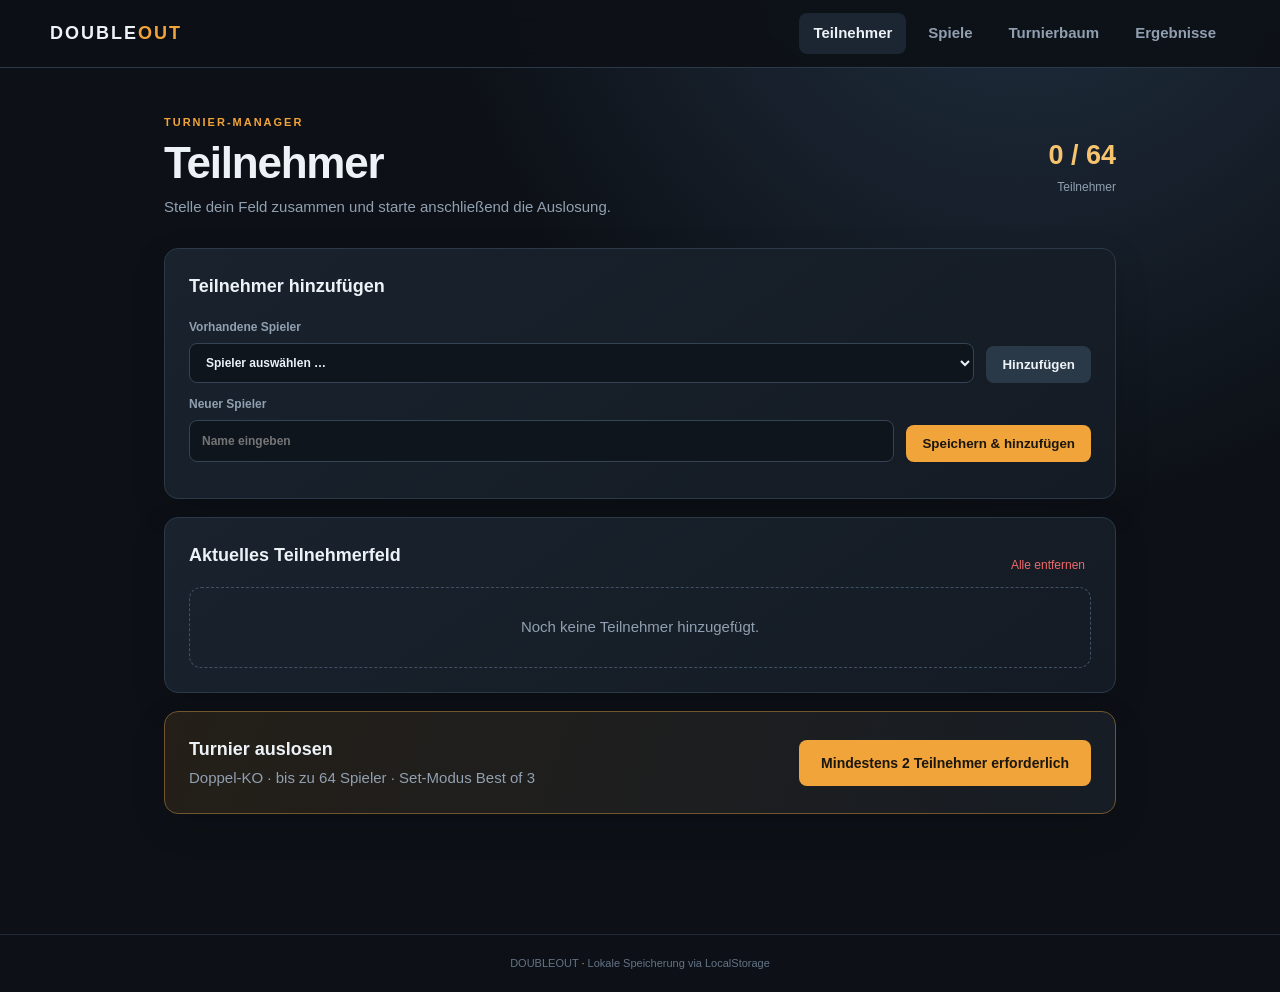
<file: index.html>
<!DOCTYPE html>
<html lang="de">
<head>
    <meta http-equiv="content-type" content="text/html; charset=UTF-8">
	<meta http-equiv="Cache-Control" content="no-cache, no-store, must-revalidate">
	<meta http-equiv="Pragma" content="no-cache">
	<meta http-equiv="Expires" content="0">
    <meta name="viewport" content="width=device-width, initial-scale=1.0">
    <title>AI generated Double KO</title>
	<link href="https://fonts.googleapis.com/css?family=Roboto" rel="stylesheet">
	<link rel="icon" type="image/x-icon" href="./favicon.ico">
	<meta http-equiv="refresh" content="0; url=./participants.html">
	<script>
		!function() {
			location.href="./participants.html";
		}();
	</script>
</head>
<body>
/body>
</html>
</file>
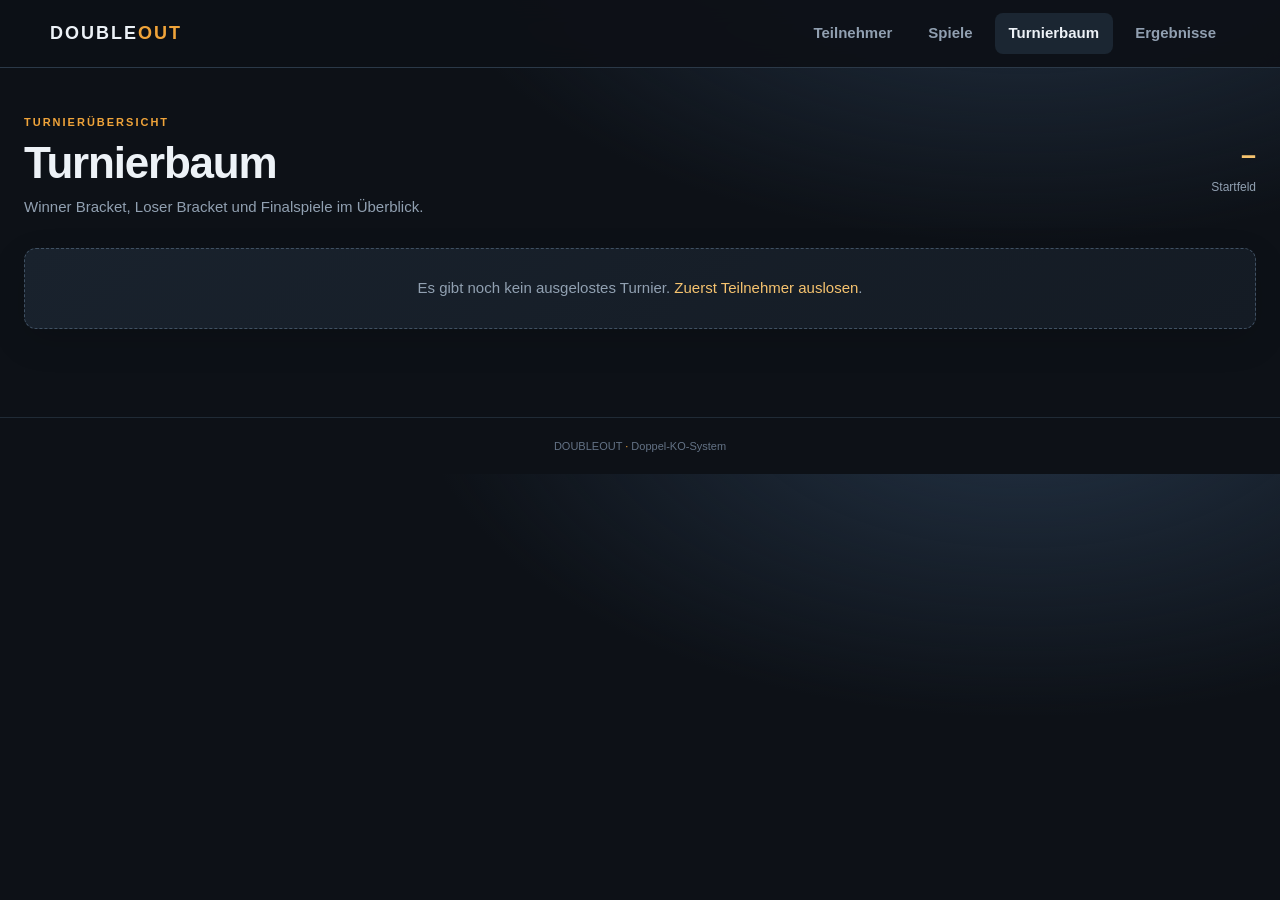
<file: brackets.html>
<!doctype html>
<html lang="de">
<head><meta charset="utf-8"><meta name="viewport" content="width=device-width, initial-scale=1">
<title>Darts Doppel-KO – Turnierbaum</title><link rel="stylesheet" href="css/styles.css"><script defer src="js/app.js"></script><script defer src="js/brackets.js"></script></head>
<body>
<header class="topbar"><a class="brand" href="participants.html">DOUBLE<span>OUT</span></a><nav><a href="participants.html">Teilnehmer</a><a href="matches.html">Spiele</a><a class="active" href="brackets.html">Turnierbaum</a><a href="results.html">Ergebnisse</a></nav></header>
<main class="container wide">
<section class="hero"><div><p class="eyebrow">TURNIERÜBERSICHT</p><h1>Turnierbaum</h1><p class="muted">Winner Bracket, Loser Bracket und Finalspiele im Überblick.</p></div><div class="hero-stat"><strong id="bracketSize">–</strong><span>Startfeld</span></div></section>
<div id="tournamentMissing" class="empty-state panel hidden">Es gibt noch kein ausgelostes Turnier. <a href="participants.html">Zuerst Teilnehmer auslosen</a>.</div>
<div id="bracketRoot"></div>
</main><footer>DOUBLEOUT <span>·</span> Doppel-KO-System</footer></body></html>
</file>
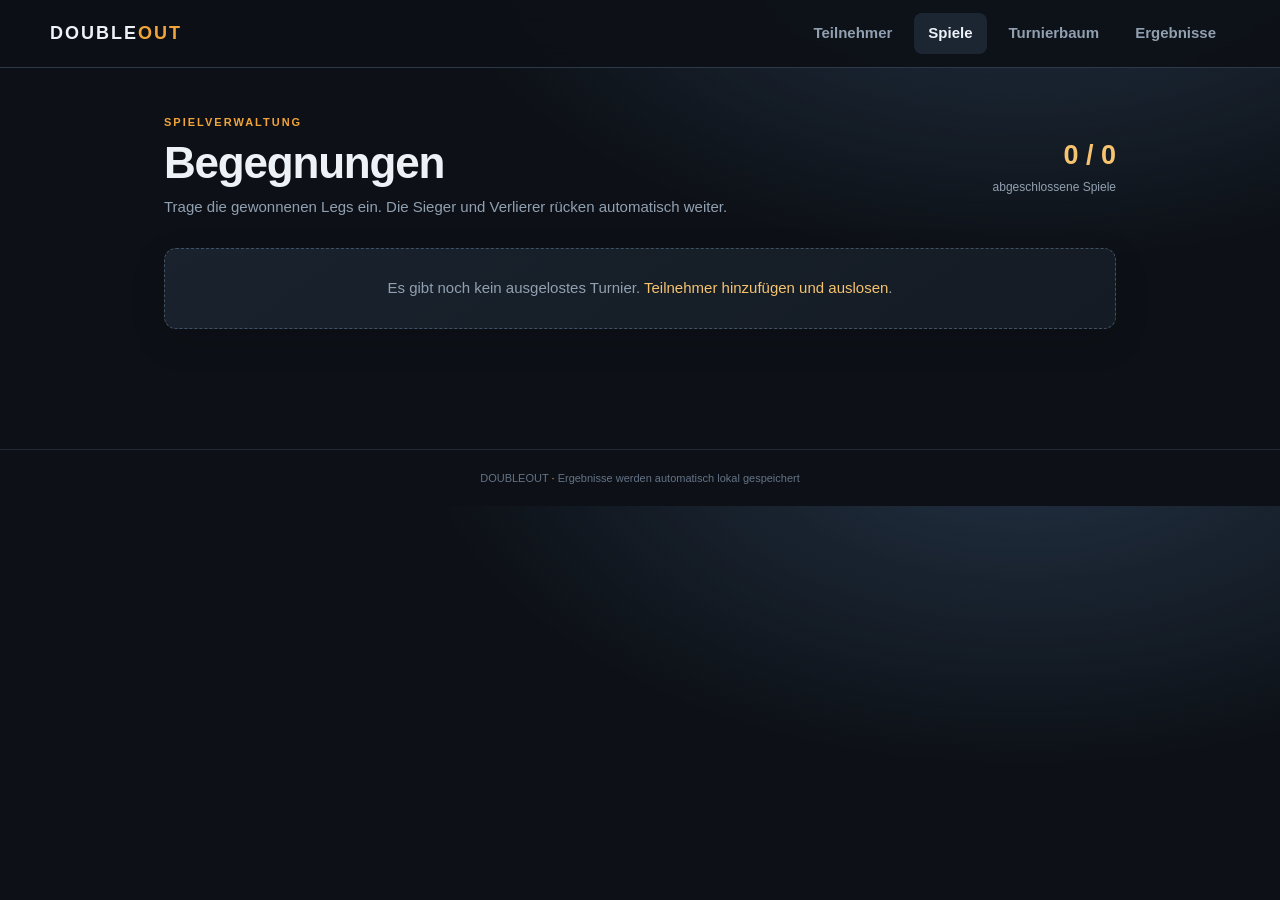
<file: matches.html>
<!doctype html>
<html lang="de">
<head><meta charset="utf-8"><meta name="viewport" content="width=device-width, initial-scale=1">
<title>Darts Doppel-KO – Spiele</title><link rel="stylesheet" href="css/styles.css"><script defer src="js/app.js"></script><script defer src="js/matches.js"></script></head>
<body>
<header class="topbar"><a class="brand" href="participants.html">DOUBLE<span>OUT</span></a><nav><a href="participants.html">Teilnehmer</a><a class="active" href="matches.html">Spiele</a><a href="brackets.html">Turnierbaum</a><a href="results.html">Ergebnisse</a></nav></header>
<main class="container">
<section class="hero"><div><p class="eyebrow">SPIELVERWALTUNG</p><h1>Begegnungen</h1><p class="muted">Trage die gewonnenen Legs ein. Die Sieger und Verlierer rücken automatisch weiter.</p></div><div class="hero-stat"><strong id="progress">0 / 0</strong><span>abgeschlossene Spiele</span></div></section>
<div id="tournamentMissing" class="empty-state panel hidden">Es gibt noch kein ausgelostes Turnier. <a href="participants.html">Teilnehmer hinzufügen und auslosen</a>.</div>
<div id="matchesRoot"></div>
<div id="notice" class="notice" role="status" aria-live="polite"></div>
</main><footer>DOUBLEOUT <span>·</span> Ergebnisse werden automatisch lokal gespeichert</footer></body></html>
</file>
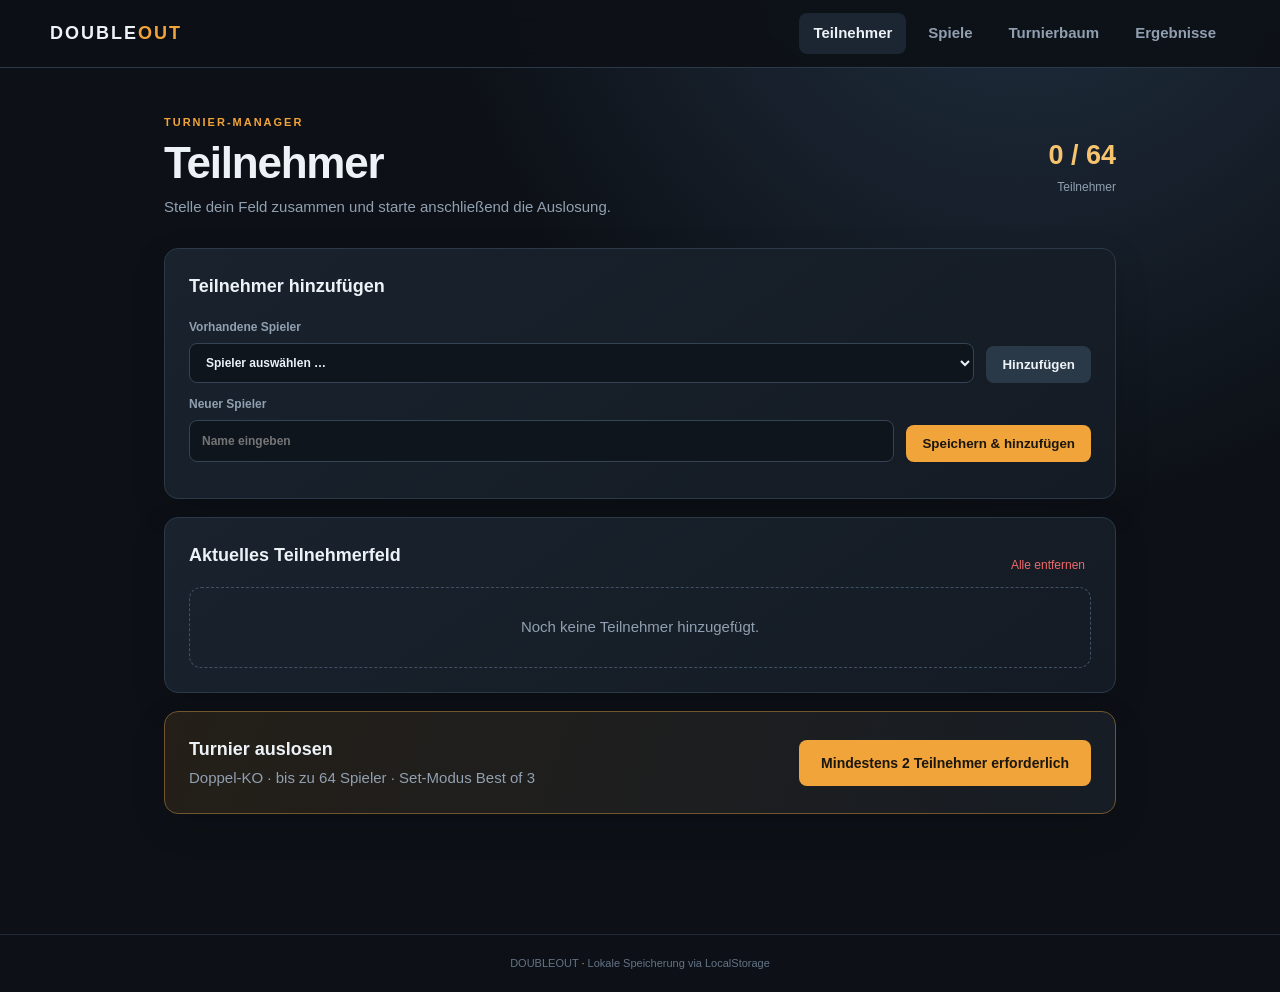
<file: participants.html>
<!doctype html>
<html lang="de">
<head>
  <meta charset="utf-8"><meta name="viewport" content="width=device-width, initial-scale=1">
  <title>Darts Doppel-KO – Teilnehmer</title><link rel="stylesheet" href="css/styles.css">
  <link rel="icon" type="image/x-icon" href="./favicon.ico">
  <script defer src="js/participants.js"></script>
  <script defer src="js/app.js"></script>
</head>
<body>
  <header class="topbar"><a class="brand" href="participants.html">DOUBLE<span>OUT</span></a>
    <nav><a class="active" href="participants.html">Teilnehmer</a><a href="matches.html">Spiele</a><a href="brackets.html">Turnierbaum</a><a href="results.html">Ergebnisse</a></nav>
  </header>
  <main class="container">
    <section class="hero"><div><p class="eyebrow">TURNIER-MANAGER</p><h1>Teilnehmer</h1><p class="muted">Stelle dein Feld zusammen und starte anschließend die Auslosung.</p></div>
      <div class="hero-stat"><strong id="participantCount">0 / 64</strong><span>Teilnehmer</span></div></section>
    <section class="panel">
      <h2>Teilnehmer hinzufügen</h2>
      <div class="form-row"><label class="grow">Vorhandene Spieler<select id="knownParticipant"><option value="">Spieler auswählen …</option></select></label>
        <button id="addKnown" class="button secondary">Hinzufügen</button></div>
      <div class="form-row"><label class="grow">Neuer Spieler<input id="newParticipant" type="text" maxlength="40" placeholder="Name eingeben"></label>
        <button id="addNew" class="button">Speichern & hinzufügen</button></div>
      <!-- <p class="hint">Die Vorschlagsliste kommt aus <code>js/participants.js</code>. Eigene Namen werden nur lokal in diesem Browser gespeichert.</p> -->
    </section>
    <section class="panel">
      <div class="section-head"><h2>Aktuelles Teilnehmerfeld</h2><button id="clearParticipants" class="text-button danger">Alle entfernen</button></div>
      <ol id="participantList" class="participant-list"></ol>
      <div id="emptyParticipants" class="empty-state">Noch keine Teilnehmer hinzugefügt.</div>
    </section>
    <section class="panel draw-panel">
      <div><h2>Turnier auslosen</h2><p class="muted">Doppel-KO · bis zu 64 Spieler · Set-Modus Best of 3</p></div>
      <button id="drawTournament" class="button large">Auslosung starten <span>→</span></button>
    </section>
    <div id="notice" class="notice" role="status" aria-live="polite"></div>
  </main>
  <footer>DOUBLEOUT <span>·</span> Lokale Speicherung via LocalStorage</footer>
</body></html>
</file>
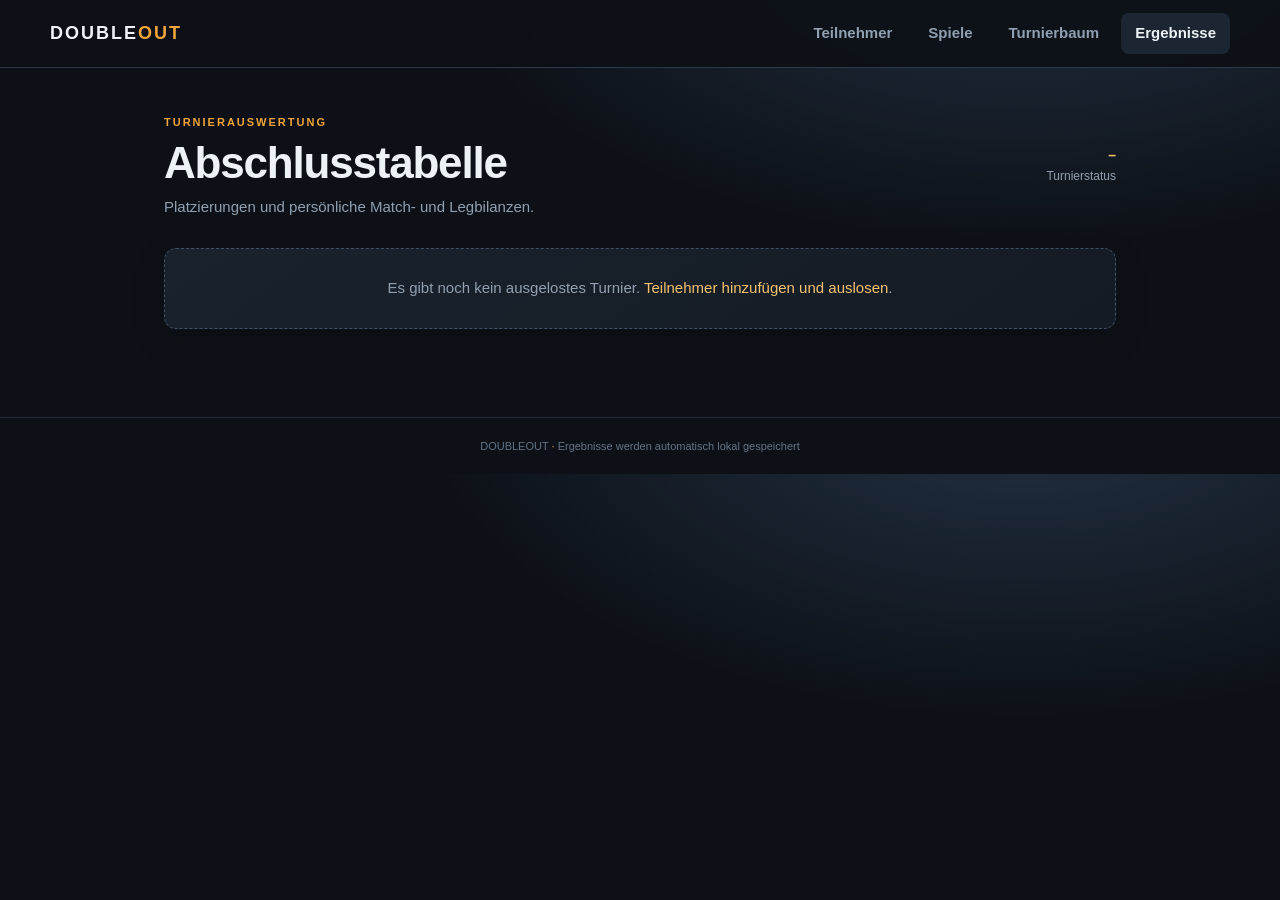
<file: results.html>
<!doctype html>
<html lang="de">
<head>
  <meta charset="utf-8"><meta name="viewport" content="width=device-width, initial-scale=1">
  <title>Darts Doppel-KO – Ergebnisse</title>
  <link rel="stylesheet" href="css/styles.css">
  <script defer src="js/app.js"></script>
  <script defer src="js/results.js"></script>
</head>
<body>
  <header class="topbar">
    <a class="brand" href="participants.html">DOUBLE<span>OUT</span></a>
    <nav>
      <a href="participants.html">Teilnehmer</a>
      <a href="matches.html">Spiele</a>
      <a href="brackets.html">Turnierbaum</a>
      <a class="active" href="results.html">Ergebnisse</a>
    </nav>
  </header>
  <main class="container">
    <section class="hero">
      <div><p class="eyebrow">TURNIERAUSWERTUNG</p><h1>Abschlusstabelle</h1>
        <p class="muted">Platzierungen und persönliche Match- und Legbilanzen.</p></div>
      <div class="hero-stat"><strong id="resultsStatus">–</strong><span>Turnierstatus</span></div>
    </section>
    <div id="tournamentMissing" class="empty-state panel hidden">Es gibt noch kein ausgelostes Turnier. <a href="participants.html">Teilnehmer hinzufügen und auslosen</a>.</div>
    <div id="resultsRoot"></div>
  </main>
  <footer>DOUBLEOUT <span>·</span> Ergebnisse werden automatisch lokal gespeichert</footer>
</body>
</html>
</file>
<file: css/styles.css>
:root{--bg:#0d1117;--surface:#151c25;--surface2:#1b2632;--line:#2b3948;--text:#edf2f7;--muted:#91a0b1;--accent:#f0a43a;--accent2:#f6c36f;--red:#ed6a6a;--green:#62c69a;--blue:#70a9e8}
*{box-sizing:border-box}body{margin:0;background:radial-gradient(ellipse at 80% -20%,#243447 0,transparent 42%),var(--bg);color:var(--text);font:15px/1.5 Inter,Segoe UI,Arial,sans-serif}
a{color:var(--accent2);text-decoration:none}a:hover{text-decoration:underline}.topbar{height:68px;border-bottom:1px solid var(--line);display:flex;align-items:center;justify-content:space-between;padding:0 max(24px,calc((100% - 1180px)/2));background:#0d1117eF;position:sticky;top:0;z-index:5;backdrop-filter:blur(12px)}
.brand{font-weight:900;letter-spacing:2px;font-size:18px;color:var(--text)}.brand span{color:var(--accent)}nav{display:flex;gap:8px}nav a{color:var(--muted);padding:9px 14px;border-radius:8px;font-weight:650}nav a.active,nav a:hover{background:var(--surface2);color:var(--text)}
.container{max-width:1000px;margin:0 auto;padding:38px 24px 70px}.container.wide{max-width:1500px}.hero{display:flex;align-items:center;justify-content:space-between;gap:24px;margin:8px 0 30px}.eyebrow{color:var(--accent);font-size:11px;font-weight:800;letter-spacing:2px;margin:0 0 8px}h1{font-size:clamp(30px,5vw,44px);line-height:1.1;margin:0 0 9px;letter-spacing:-1.2px}h2{font-size:18px;margin:0 0 18px}.muted,.hint{color:var(--muted)}.muted{margin:0}.hint{font-size:12px;margin:14px 0 0}.hero-stat{min-width:118px;text-align:right}.hero-stat strong{display:block;font-size:27px;color:var(--accent2);font-variant-numeric:tabular-nums}.hero-stat span{font-size:12px;color:var(--muted)}
.panel{background:linear-gradient(145deg,#19222d,#141b24);border:1px solid var(--line);border-radius:14px;padding:24px;margin:0 0 18px;box-shadow:0 12px 35px #0002}.form-row{display:flex;align-items:end;gap:12px;margin:12px 0}.grow{flex:1}label{display:block;color:var(--muted);font-size:12px;font-weight:700}input,select{display:block;width:100%;margin-top:7px;background:#0f151d;color:var(--text);border:1px solid #354454;border-radius:8px;padding:11px 12px;font:inherit;outline:none}input:focus,select:focus{border-color:var(--accent)}.button{border:0;border-radius:8px;padding:11px 16px;background:var(--accent);color:#1b160e;font-weight:800;cursor:pointer;white-space:nowrap}.button:hover{background:var(--accent2)}.button.secondary{background:#2a3948;color:var(--text)}.button.secondary:hover{background:#35495d}.button.large{padding:15px 22px;font-size:14px}.text-button{border:0;background:none;color:var(--muted);cursor:pointer;font:inherit;font-size:12px}.danger{color:var(--red)}.section-head,.draw-panel{display:flex;align-items:center;justify-content:space-between;gap:16px}.participant-list{padding-left:25px;margin:0;display:grid;grid-template-columns:repeat(2,minmax(0,1fr));gap:7px 28px}.participant-list li{padding:5px 0;color:var(--text)}.remove{float:right;border:0;background:none;color:var(--muted);cursor:pointer}.remove:hover{color:var(--red)}.empty-state{border:1px dashed #405163;border-radius:12px;padding:28px;text-align:center;color:var(--muted)}.empty-state.hidden{display:none}.draw-panel{border-color:#71552f;background:linear-gradient(110deg,#241f18,#171d25)}.draw-panel h2{margin-bottom:4px}.notice{min-height:22px;color:var(--accent2);font-size:13px;margin:10px 2px}.notice.error{color:var(--red)}code{color:var(--accent2);background:#0e141c;padding:2px 5px;border-radius:4px}
.round-section{margin:28px 0}.round-title{display:flex;align-items:center;gap:12px;margin:0 0 12px;color:var(--accent2);font-size:13px;text-transform:uppercase;letter-spacing:1.2px}.round-title:after{content:"";height:1px;background:var(--line);flex:1}.match-list{display:grid;grid-template-columns:repeat(auto-fit,minmax(285px,1fr));gap:12px}.match-card{border:1px solid var(--line);border-radius:11px;background:var(--surface);padding:14px}.match-card.done{border-color:#376a58}.match-card.waiting{opacity:.72}.match-meta{display:flex;justify-content:space-between;color:var(--muted);font-size:11px;margin-bottom:10px}.match-meta .status{color:var(--green)}.player-line{display:grid;grid-template-columns:minmax(0,1fr) 40px 24px;align-items:center;gap:8px;padding:7px 0;border-top:1px solid #263341}.player-name{overflow:hidden;text-overflow:ellipsis;white-space:nowrap}.player-name.winner{color:var(--green);font-weight:800}.score-input{width:40px;margin:0;padding:6px 3px;text-align:center;font-weight:800}.score-separator{text-align:center;color:var(--muted)}.match-note{font-size:11px;color:var(--muted);margin-top:9px}.match-actions{display:flex;justify-content:flex-end;margin-top:10px}.small-button{background:#2a3948;color:var(--text);border:0;border-radius:6px;padding:6px 9px;font-size:11px;cursor:pointer}.small-button:hover{background:#3a4d60}
.bracket-block{margin:25px 0 36px}.bracket-block h2{color:var(--accent2);margin-bottom:14px}.bracket-scroll{overflow-x:auto;padding:5px 0 15px}.bracket-grid{display:flex;align-items:stretch;gap:16px;min-width:max-content}.bracket-column{width:230px;display:flex;flex-direction:column;justify-content:space-around;gap:12px}.bracket-column h3{font-size:11px;text-transform:uppercase;letter-spacing:1px;color:var(--muted);margin:0 0 4px}.bracket-match{background:var(--surface);border:1px solid var(--line);border-radius:8px;padding:9px 10px;font-size:12px}.bracket-match .bm-player{display:flex;justify-content:space-between;gap:8px;padding:4px 0}.bm-player span:first-child{overflow:hidden;text-overflow:ellipsis;white-space:nowrap}.bm-player.winner{color:var(--green);font-weight:800}.bm-score{color:var(--accent2);font-variant-numeric:tabular-nums}.bracket-match .bm-id{font-size:9px;color:var(--muted);margin-bottom:3px}.finals-grid{display:grid;grid-template-columns:repeat(auto-fit,minmax(260px,1fr));gap:12px}footer{text-align:center;color:#647386;font-size:11px;padding:20px;border-top:1px solid #202b36}footer span{color:var(--accent)}
@media(max-width:650px){.topbar{padding:0 12px;height:auto;min-height:62px;gap:6px}.brand{font-size:14px}nav{gap:0}nav a{padding:8px 7px;font-size:12px}.container{padding:25px 14px 50px}.hero{align-items:flex-start}.hero-stat{min-width:82px}.hero-stat strong{font-size:21px}.form-row{align-items:stretch;flex-direction:column}.form-row .button{width:100%}.participant-list{grid-template-columns:1fr}.draw-panel{align-items:flex-start;flex-direction:column}.draw-panel .button{width:100%}.panel{padding:18px}}
.score-input-placeholder{display:inline-block;width:40px;text-align:center;color:var(--muted);font-weight:700}

/* Abschlusstabelle */
.results-table-wrap{overflow-x:auto;border:1px solid var(--line);border-radius:12px;background:var(--surface)}
.results-table{width:100%;border-collapse:collapse;min-width:560px;font-variant-numeric:tabular-nums}
.results-table th,.results-table td{padding:13px 16px;text-align:left;border-bottom:1px solid var(--line)}
.results-table th{background:var(--surface2);color:var(--muted);font-size:11px;text-transform:uppercase;letter-spacing:.6px;vertical-align:bottom}
.results-table th span{font-weight:500;text-transform:none;letter-spacing:0}
.results-table td{font-size:14px}
.results-table .numeric{text-align:center;white-space:nowrap;color:var(--accent2)}
.results-table .place-cell{width:72px;font-weight:900;color:var(--accent2);white-space:nowrap}
.results-table .result-player{font-weight:700}
.results-table tbody tr:first-child .place-cell{color:var(--green)}
.results-table .empty-cell{text-align:center;color:var(--muted);padding:25px}
.results-table .active-caption{background:var(--surface2);color:var(--muted);font-size:11px;font-weight:800;text-transform:uppercase;letter-spacing:1px}
.results-table .active-player{opacity:.75}
#resultsStatus{font-size:14px;line-height:1.3;color:var(--accent2);max-width:190px}
#resultsStatus.complete{color:var(--green)}
@media(max-width:650px){
  nav{gap:0;flex-wrap:wrap;justify-content:flex-end}
  nav a{padding:7px 5px;font-size:10px;white-space:nowrap}
  .results-table th,.results-table td{padding:10px 11px}
}
</file>
